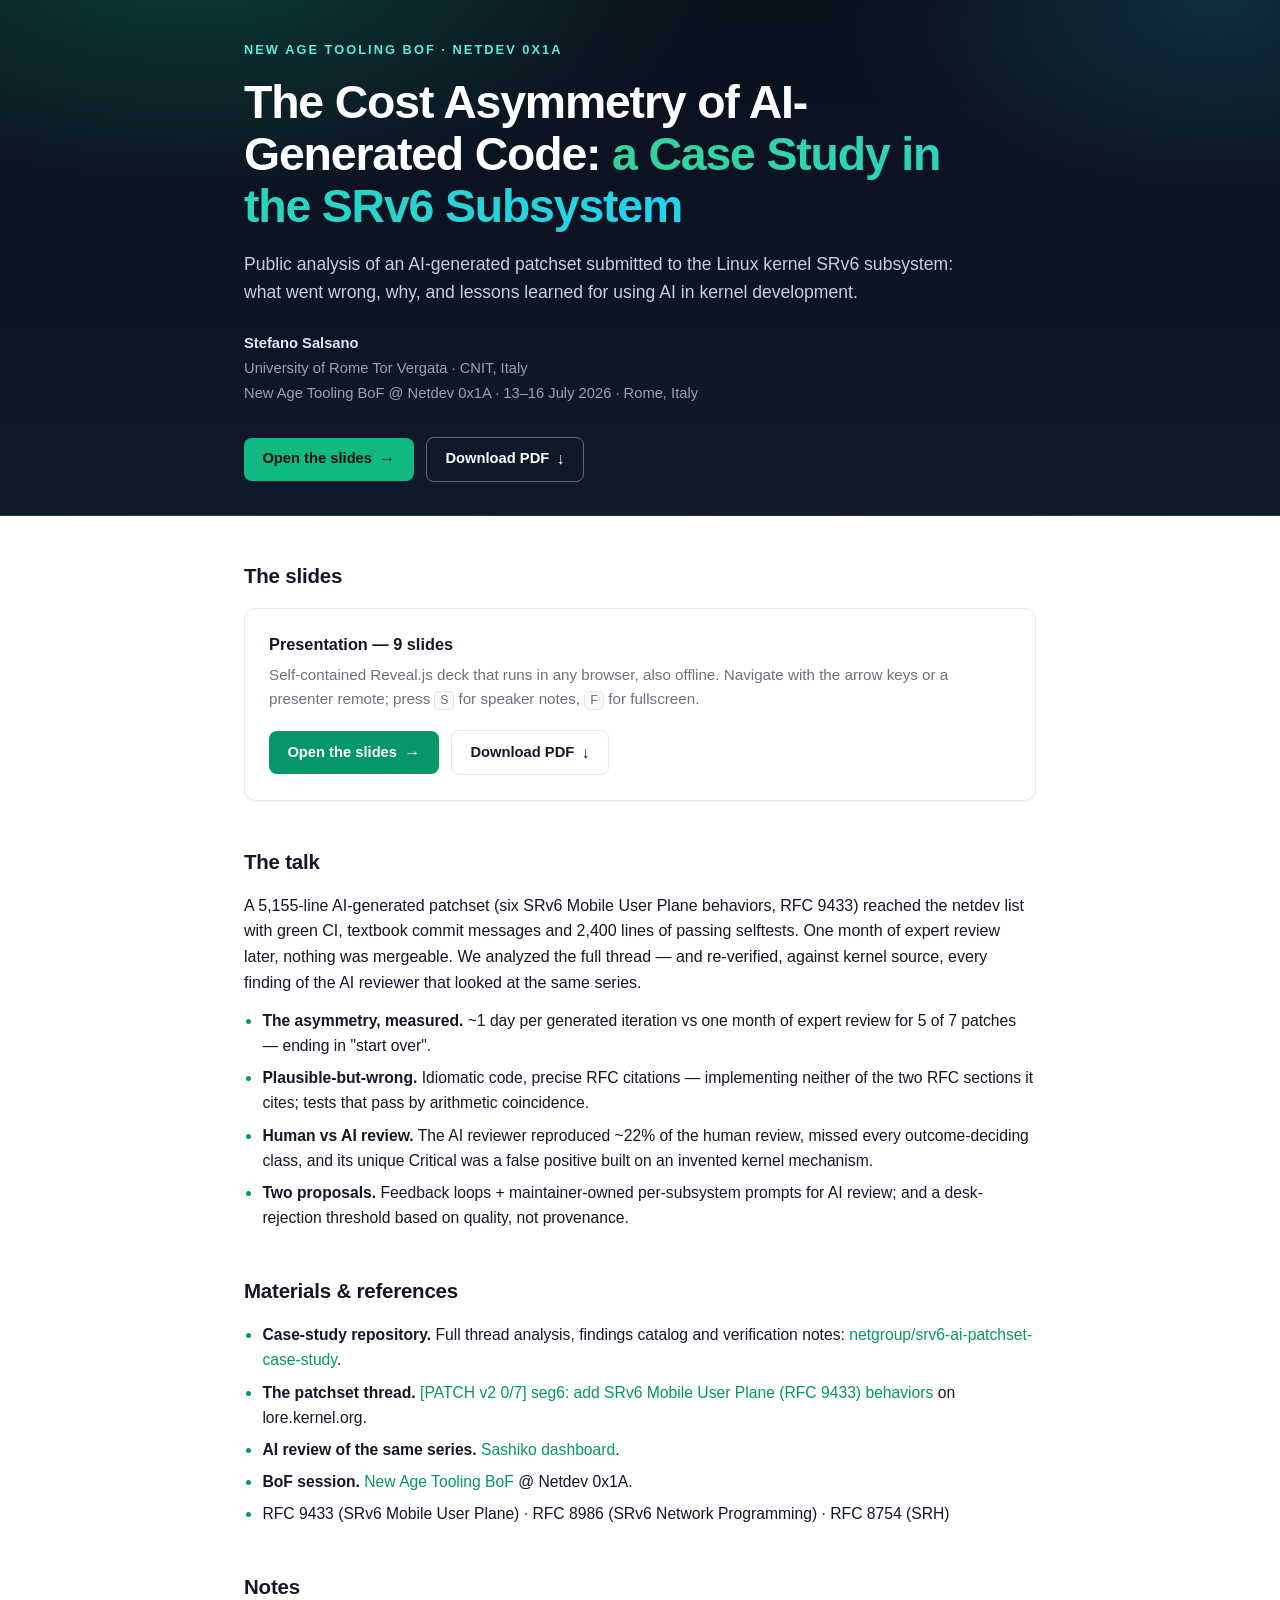
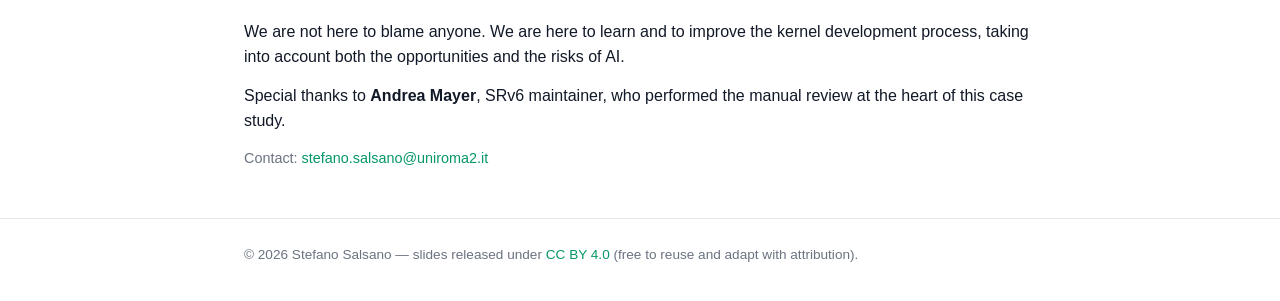
<file: docs/index.html>
<!DOCTYPE html>
<html lang="en">
<head>
<meta charset="utf-8">
<meta name="viewport" content="width=device-width, initial-scale=1">
<title>The Cost Asymmetry of AI-Generated Code — Netdev 0x1A</title>
<meta name="description" content="Slides and materials for the talk 'The Cost Asymmetry of AI-Generated Code: a Case Study in the SRv6 Subsystem' — New Age Tooling BoF @ Netdev 0x1A, Rome 2026.">
<meta property="og:type" content="website">
<meta property="og:title" content="The Cost Asymmetry of AI-Generated Code: a Case Study in the SRv6 Subsystem">
<meta property="og:description" content="Slides and materials for the talk — New Age Tooling BoF @ Netdev 0x1A, Rome 2026.">
<meta property="og:url" content="https://netgroup.github.io/srv6-ai-patchset-case-study/">
<style>
  :root{
    --ink:#111827; --mute:#6b7280; --line:#e5e7eb; --panel:#f9fafb;
    --accent:#059669; --accent-d:#047857; --accent-soft:#e7f6ef; --accent-ink:#065f46;
    --hero-bg1:#0a0f1c; --hero-bg2:#0e1a2b; --hero-mute:#94a3b8; --hero-line:rgba(255,255,255,.1);
  }
  *{box-sizing:border-box; margin:0; padding:0;}
  body{font-family:ui-sans-serif,-apple-system,"Segoe UI",Inter,Roboto,"Helvetica Neue",Arial,sans-serif;
       background:#fff; color:var(--ink); line-height:1.6; -webkit-font-smoothing:antialiased;}
  .wrap{max-width:840px; margin:0 auto; padding:0 1.5rem;}
  a{color:var(--accent); text-decoration:none;}
  a:hover{text-decoration:underline;}
  code{font-family:ui-monospace,Consolas,Menlo,monospace; font-size:.9em; background:var(--panel);
       border:1px solid var(--line); padding:.05em .35em; border-radius:5px;}

  /* ---- dark hero with gradient + glow ---- */
  header{
    color:#fff; padding:2.52rem 0 1.92rem;
    background:
      radial-gradient(900px 420px at 15% -10%, rgba(16,185,129,.28), transparent 60%),
      radial-gradient(700px 380px at 95% 0%, rgba(34,211,238,.16), transparent 55%),
      linear-gradient(180deg, var(--hero-bg1), var(--hero-bg2));
    border-bottom:1px solid var(--hero-line);
  }
  .kicker{font-size:.8rem; font-weight:650; letter-spacing:.16em; text-transform:uppercase;
          color:#5eead4; margin-bottom:1rem;}
  h1{font-size:clamp(2.1rem, 4.6vw, 2.9rem); line-height:1.12; letter-spacing:-.025em;
     font-weight:750; max-width:28ch;}
  h1 .grad{background:linear-gradient(90deg,#34d399,#22d3ee); -webkit-background-clip:text;
           background-clip:text; color:transparent;}
  .sub{font-size:1.1rem; color:#c3d0e2; max-width:74ch; margin-top:1.1rem;}
  .meta{font-size:.92rem; color:var(--hero-mute); margin-top:1.5rem; line-height:1.7;}
  .meta strong{color:#e2e8f0; font-weight:600;}
  .hero-actions{margin-top:1.8rem;}
  .btn{display:inline-flex; align-items:center; gap:.45rem; font-size:.92rem; font-weight:600;
       border-radius:8px; padding:.6rem 1.15rem; margin:.15rem .5rem .15rem 0;
       transition:background .15s ease, border-color .15s ease;}
  .btn.primary{background:#10b981; color:#04120c;}
  .btn.primary:hover{background:#34d399; text-decoration:none;}
  .btn.hero-ghost{border:1px solid rgba(255,255,255,.35); color:#fff; background:transparent;}
  .btn.hero-ghost:hover{border-color:#fff; background:rgba(255,255,255,.06); text-decoration:none;}
  .btn .ico{font-size:1rem; line-height:1;}

  /* ---- light body ---- */
  main{padding-bottom:3rem;}
  section{margin-top:2.8rem;}
  h2{font-size:1.28rem; font-weight:700; letter-spacing:-.01em; margin-bottom:.9rem;}
  p{margin-bottom:.8rem;}
  ul.toc{margin:.4rem 0 .4rem 1.15rem; font-size:.98rem;}
  ul.toc li{margin-bottom:.45rem;}
  ul.toc li::marker{color:var(--accent);}
  .tag{display:inline-block; font-size:.68rem; font-weight:700; letter-spacing:.07em; text-transform:uppercase;
       background:var(--accent-soft); color:var(--accent-ink); padding:.16rem .5rem; border-radius:999px;
       margin-left:.35rem; vertical-align:middle;}
  .card{background:#fff; border:1px solid var(--line); border-radius:12px; padding:1.4rem 1.5rem;
        box-shadow:0 1px 2px rgba(0,0,0,.04); transition:box-shadow .18s ease, transform .18s ease;}
  .card:hover{box-shadow:0 6px 20px rgba(0,0,0,.07); transform:translateY(-1px);}
  .card h3{font-size:1.02rem; font-weight:650; margin-bottom:.35rem;}
  .card p{color:var(--mute); font-size:.95rem; margin-bottom:1rem;}
  .btn.body-primary{background:var(--accent); color:#fff;}
  .btn.body-primary:hover{background:var(--accent-d); text-decoration:none;}
  .btn.ghost{border:1px solid var(--line); color:var(--ink); background:transparent;}
  .btn.ghost:hover{background:var(--panel); text-decoration:none;}

  footer{border-top:1px solid var(--line); padding:1.6rem 0 2.2rem; margin-top:3rem;
         font-size:.85rem; color:var(--mute);}
</style>
</head>
<body>

<header>
  <div class="wrap">
    <div class="kicker">New Age Tooling BoF · Netdev 0x1A</div>
    <h1>The Cost Asymmetry of AI-Generated Code: <span class="grad">a Case Study in the SRv6 Subsystem</span></h1>
    <p class="sub">Public analysis of an AI-generated patchset submitted to the Linux kernel SRv6 subsystem:
       what went wrong, why, and lessons learned for using AI in kernel development.</p>
    <p class="meta"><strong>Stefano Salsano</strong><br>
       University of Rome Tor Vergata · CNIT, Italy<br>
       New Age Tooling BoF @ Netdev 0x1A · 13&ndash;16 July 2026 · Rome, Italy</p>
    <div class="hero-actions">
      <a class="btn primary" href="slides/presentation.html"><span>Open the slides</span><span class="ico">→</span></a>
      <a class="btn hero-ghost" href="slides/srv6-ai-case-study-netdev0x1A.pdf"><span>Download PDF</span><span class="ico">↓</span></a>
    </div>
  </div>
</header>

<main class="wrap">

  <!-- The slides FIRST -->
  <section>
    <h2>The slides</h2>
    <div class="card">
      <h3>Presentation — 9 slides</h3>
      <p>Self-contained Reveal.js deck that runs in any browser, also offline. Navigate with the arrow keys
         or a presenter remote; press <code>S</code> for speaker notes, <code>F</code> for fullscreen.</p>
      <a class="btn body-primary" href="slides/presentation.html"><span>Open the slides</span><span class="ico">→</span></a>
      <a class="btn ghost" href="slides/srv6-ai-case-study-netdev0x1A.pdf"><span>Download PDF</span><span class="ico">↓</span></a>
    </div>
  </section>

  <section>
    <h2>The talk</h2>
    <p>A 5,155-line AI-generated patchset (six SRv6 Mobile User Plane behaviors, RFC 9433) reached the
       netdev list with green CI, textbook commit messages and 2,400 lines of passing selftests. One month
       of expert review later, nothing was mergeable. We analyzed the full thread — and re-verified, against
       kernel source, every finding of the AI reviewer that looked at the same series.</p>
    <ul class="toc">
      <li><strong>The asymmetry, measured.</strong> ~1 day per generated iteration vs one month of expert review for 5 of 7 patches — ending in "start over".</li>
      <li><strong>Plausible-but-wrong.</strong> Idiomatic code, precise RFC citations — implementing neither of the two RFC sections it cites; tests that pass by arithmetic coincidence.</li>
      <li><strong>Human vs AI review.</strong> The AI reviewer reproduced ~22% of the human review, missed every outcome-deciding class, and its unique Critical was a false positive built on an invented kernel mechanism.</li>
      <li><strong>Two proposals.</strong> Feedback loops + maintainer-owned per-subsystem prompts for AI review; and a desk-rejection threshold based on quality, not provenance.</li>
    </ul>
  </section>

  <section>
    <h2>Materials &amp; references</h2>
    <ul class="toc">
      <li><strong>Case-study repository.</strong> Full thread analysis, findings catalog and verification notes:
          <a href="https://github.com/netgroup/srv6-ai-patchset-case-study">netgroup/srv6-ai-patchset-case-study</a>.</li>
      <li><strong>The patchset thread.</strong> <a href="https://lore.kernel.org/netdev/20260505-seg6-mobile-v2-0-9e8022bdfdb6@gmail.com/">[PATCH v2 0/7] seg6: add SRv6 Mobile User Plane (RFC 9433) behaviors</a> on lore.kernel.org.</li>
      <li><strong>AI review of the same series.</strong> <a href="https://netdev-ai.bots.linux.dev/sashiko/#/patchset/20260505-seg6-mobile-v2-0-9e8022bdfdb6%40gmail.com">Sashiko dashboard</a>.</li>
      <li><strong>BoF session.</strong> <a href="https://netdevconf.info/0x1A/sessions/bof/new-age-tooling-bof.html">New Age Tooling BoF</a> @ Netdev 0x1A.</li>
      <li>RFC 9433 (SRv6 Mobile User Plane) · RFC 8986 (SRv6 Network Programming) · RFC 8754 (SRH)</li>
    </ul>
  </section>

  <section>
    <h2>Notes</h2>
    <p>We are not here to blame anyone. We are here to learn and to improve the kernel development process,
       taking into account both the opportunities and the risks of AI.</p>
    <p>Special thanks to <strong>Andrea Mayer</strong>, SRv6 maintainer, who performed the manual review at the
       heart of this case study.</p>
    <p style="font-size:.9rem; color:var(--mute);">Contact:
       <a href="mailto:stefano.salsano@uniroma2.it">stefano.salsano@uniroma2.it</a></p>
  </section>

</main>

<footer>
  <div class="wrap">
    © 2026 Stefano Salsano — slides released under
    <a href="https://creativecommons.org/licenses/by/4.0/">CC BY 4.0</a>
    (free to reuse and adapt with attribution).
  </div>
</footer>

</body>
</html>
</file>
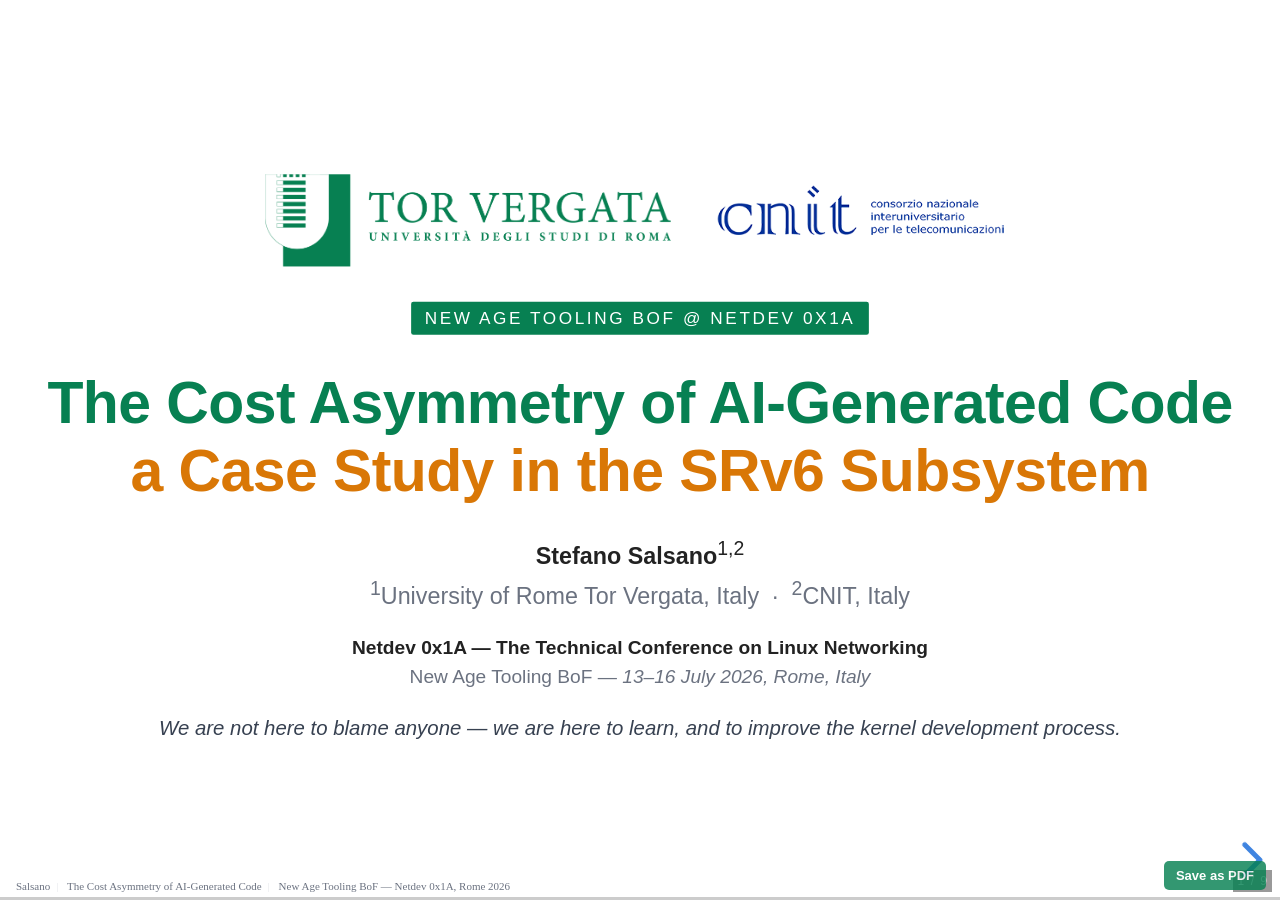
<file: docs/slides/presentation.html>
<!DOCTYPE html>
<html lang="en">
<head>
<meta charset="utf-8">
<meta name="viewport" content="width=device-width, initial-scale=1.0, maximum-scale=1.0, user-scalable=no">
<title>srv6-ai-case-study-netdev0x1A</title>

<link rel="stylesheet" href="assets/reveal/reveal.css">
<link rel="stylesheet" href="assets/reveal/theme/white.css" id="theme">

<style>
  :root {
    --c-primary:   #078052;   /* Tor Vergata green */
    --c-primary-d: #045a3a;
    --c-primary-l: #d1fae5;
    --c-accent:    #d97706;    /* warm orange */
    --c-good:      #047857;
    --c-bad:       #b91c1c;
    --c-muted:     #6b7280;
    --c-soft:      #e5e7eb;
    --c-bg-soft:   #f3f4f6;
  }
  .reveal { font-family: "Segoe UI", "Helvetica Neue", Helvetica, Arial, sans-serif; font-size: 40px; }
  .reveal h1, .reveal h2, .reveal h3, .reveal h4 {
    font-family: "Segoe UI", "Helvetica Neue", Helvetica, Arial, sans-serif;
    color: var(--c-primary); text-transform: none; letter-spacing: -0.01em; }
  .reveal h2 { font-size: 1.5em; margin: 0 0 0.4em; }
  .reveal h3 { font-size: 1.1em; }
  .reveal section { text-align: left; }
  .reveal section.center { text-align: center; }
  .reveal ul, .reveal ol { font-size: 0.78em; line-height: 1.4; margin: 0.3em 0; padding-left: 1.2em; }
  .reveal li { margin: 0.15em 0; }
  .reveal p { font-size: 0.85em; line-height: 1.4; margin: 0.3em 0; }
  .reveal code { font-family: "Consolas","Menlo",monospace; font-size: 0.85em;
                 background: var(--c-bg-soft); padding: 1px 4px; border-radius: 3px; color: #111; }
  .accent { color: var(--c-accent); font-weight: 600; }
  .good { color: var(--c-good); font-weight: 600; }
  .bad  { color: var(--c-bad);  font-weight: 600; }
  .primary { color: var(--c-primary); font-weight: 600; }
  .muted { color: var(--c-muted); }
  .footer { position: fixed; bottom: 8px; left: 16px; font-size: 11px; color: var(--c-muted); z-index: 50; }
  .footer .sep { margin: 0 6px; color: var(--c-soft); }
  #pdfBtn { position: fixed; bottom: 10px; right: 14px; z-index: 60; cursor: pointer;
            font: 600 13px/1 "Segoe UI", Arial, sans-serif; color: #fff; background: var(--c-primary);
            border: none; border-radius: 5px; padding: 8px 12px; opacity: .82; }
  #pdfBtn:hover { opacity: 1; }
  @media print { .footer, #pdfBtn { display: none !important; } }
  .part-banner { display: inline-block; background: var(--c-primary); color: #fff;
    padding: 5px 14px; border-radius: 3px; font-size: 0.5em; letter-spacing: 0.15em;
    text-transform: uppercase; margin-bottom: 0.5em; }
  /* === TITLE SLIDE SCOPED FONT BASE === */
  .reveal .title-slide { font-size: 32px; }
  .title-slide .part-banner { font-size: 0.7em; padding: 7px 18px; margin: 0.6em 0; }
  .title-slide h1 { font-size: 2.4em; line-height: 1.15; margin: 0.4em 0 0.5em; }
  .title-slide .authors { font-size: 0.95em; color: #222; line-height: 1.55; margin: 0.4em 0; }
  .title-slide .venue { font-size: 0.78em; color: var(--c-muted); margin: 1em 0 0.4em; line-height: 1.5; }
  .title-slide .logo-strip { display: flex; justify-content: center; align-items: center; gap: 48px; margin-bottom: 0.4em; }
  .title-slide .logo-strip img { height: 120px; width: auto; }
  .title-slide .disclaimer { font-size: 0.83em; color: #374151; font-style: italic; margin-top: 1.2em; }
  table.cmp { font-size: 0.7em; border-collapse: collapse; margin: 0.4em auto; width: 100%; }
  table.cmp th, table.cmp td { border: 1px solid var(--c-soft); padding: 6px 9px; vertical-align: top; }
  table.cmp th { background: var(--c-primary); color: #fff; text-align: left; font-weight: 600; }
  table.cmp td.row-label { background: var(--c-bg-soft); font-weight: 600; }
  table.cmp tr.highlight td { background: #fef3c7; }
  .two-col { display: flex; gap: 18px; align-items: flex-start; }
  .two-col > div { flex: 1; }
  .two-col svg.figure { width: 100%; height: auto; max-height: 620px; }
  .reveal section.fill { height: 100%; display: flex; flex-direction: column; justify-content: center; }
  .reveal section.fill > h2 { margin-bottom: 0.6em; }
  .msg-box { border-left: 8px solid var(--c-primary); background: #fafafa; padding: 22px 28px; border-radius: 4px;
    margin: 12px 0; font-size: 0.95em; line-height: 1.4; display: flex; gap: 22px; align-items: center; }
  .msg-box .msg-num { font-size: 1.6em; font-weight: 800; color: var(--c-primary); line-height: 1; min-width: 1.3em; text-align: center; }
  .msg-box .msg-body strong { color: var(--c-primary); font-size: 1.15em; display: block; margin-bottom: 4px; }
  .msg-box--accent { border-left-color: var(--c-accent); }
  .msg-box--accent .msg-num { color: var(--c-accent); }
  .msg-box--accent .msg-body strong { color: var(--c-accent); }
  .takeaway { background: #fef3c7; border-left: 4px solid var(--c-accent); padding: 9px 13px; font-size: 0.78em;
    margin-top: 0.5em; border-radius: 3px; }
  .takeaway strong { color: var(--c-accent); }
  .box { border: 1px solid var(--c-soft); border-radius: 4px; padding: 18px 22px; font-size: 0.85em; background: #fafafa; }
  svg.figure { display: block; margin: 0 auto; max-width: 100%; height: auto; }
  .reveal section .one-line li { white-space: nowrap; }
  svg text { font-family: "Segoe UI", "Helvetica Neue", Arial, sans-serif; }
</style>
</head>
<body>

<div class="footer">
  <span>Salsano</span><span class="sep">|</span>
  <span>The Cost Asymmetry of AI-Generated Code</span><span class="sep">|</span>
  <span>New Age Tooling BoF — Netdev 0x1A, Rome 2026</span>
</div>

<button id="pdfBtn" title="Open the print-ready layout, then choose Save as PDF (enable Background graphics)" onclick="location.search='print-pdf&autoprint=1'">Save as PDF</button>

<div class="reveal"><div class="slides">

<!-- ===== SLIDE 1: TITLE ===== -->
<section class="title-slide center">
  <div class="logo-strip">
    <img src="assets/tor-vergata-logo.png" alt="University of Rome Tor Vergata">
    <img src="assets/cnit-logo.png" alt="CNIT">
  </div>
  <div><span class="part-banner">New Age Tooling BoF @ Netdev 0x1A</span></div>
  <h1>The Cost Asymmetry of AI-Generated Code<br><span class="accent">a Case Study in the SRv6 Subsystem</span></h1>
  <div class="authors">
    <strong>Stefano Salsano</strong><sup>1,2</sup><br>
    <span class="muted"><sup>1</sup>University of Rome Tor Vergata, Italy &nbsp;&middot;&nbsp; <sup>2</sup>CNIT, Italy</span>
  </div>
  <div class="venue">
    <strong style="color:#222;">Netdev 0x1A &mdash; The Technical Conference on Linux Networking</strong><br>
    New Age Tooling BoF &mdash; <em>13&ndash;16 July 2026, Rome, Italy</em>
  </div>
  <div class="disclaimer">We are not here to blame anyone &mdash; we are here to learn, and to improve the kernel development process.</div>
</section>

<!-- ===== SLIDE 2: THE CASE ===== -->
<section class="fill">
  <h2>The case: one patchset, everything green</h2>
  <div class="two-col">
    <div style="flex: 1.15;">
      <p><strong>[PATCH v2 0/7] seg6: add SRv6 Mobile User Plane (RFC 9433)</strong></p>
      <ul class="one-line">
        <li><strong>6 new behaviors</strong> + documentation, in one series</li>
        <li><strong>5,155 insertions</strong>, 12 files &mdash; seg6_local.c grows 2.7k &rarr; 5k lines</li>
        <li><strong>v1 &rarr; v2 in one day</strong>, CI findings all addressed</li>
        <li><strong>2,402 lines of selftests</strong> (47% of the series) &mdash; all green</li>
        <li>Textbook commit messages, precise RFC citations</li>
      </ul>
      <div class="takeaway" style="margin-top: 1.6em;">
        <strong>Takeaway.</strong> Every cheap quality signal looked good. None of them measured correctness.
      </div>
    </div>
    <div style="flex: 0.85;">
      <svg class="figure" viewBox="0 0 560 560" xmlns="http://www.w3.org/2000/svg">
        <g font-size="24">
          <rect x="20" y="10"  width="520" height="58" rx="6" fill="#d1fae5" stroke="#078052" stroke-width="2"/>
          <text x="40" y="47" font-weight="bold" fill="#045a3a">0/7  cover letter</text>
          <rect x="20" y="80"  width="520" height="58" rx="6" fill="#f3f4f6" stroke="#6b7280"/>
          <text x="40" y="117">1/7  End.MAP <tspan fill="#6b7280">(+191)</tspan></text>
          <rect x="20" y="150" width="520" height="58" rx="6" fill="#f3f4f6" stroke="#6b7280"/>
          <text x="40" y="187">2/7  End.M.GTP4.E <tspan fill="#6b7280">(+1,232)</tspan></text>
          <rect x="20" y="220" width="520" height="58" rx="6" fill="#f3f4f6" stroke="#6b7280"/>
          <text x="40" y="257">3/7  End.M.GTP6.E <tspan fill="#6b7280">(+717)</tspan></text>
          <rect x="20" y="290" width="520" height="58" rx="6" fill="#f3f4f6" stroke="#6b7280"/>
          <text x="40" y="327">4/7  End.M.GTP6.D <tspan fill="#6b7280">(+1,013)</tspan></text>
          <rect x="20" y="360" width="520" height="58" rx="6" fill="#f3f4f6" stroke="#6b7280"/>
          <text x="40" y="397">5/7  End.M.GTP6.D.Di <tspan fill="#6b7280">(+652)</tspan></text>
          <rect x="20" y="430" width="520" height="58" rx="6" fill="#f3f4f6" stroke="#6b7280"/>
          <text x="40" y="467">6/7  H.M.GTP4.D</text>
          <rect x="20" y="500" width="520" height="58" rx="6" fill="#f3f4f6" stroke="#6b7280"/>
          <text x="40" y="537">7/7  Documentation</text>
        </g>
      </svg>
    </div>
  </div>
</section>

<!-- ===== SLIDE 3: THE ASYMMETRY, MEASURED ===== -->
<section class="fill">
  <h2>The asymmetry, measured in the wild</h2>
  <div class="msg-box">
    <div class="msg-num">1</div>
    <div class="msg-body"><strong>Generation: ~1 day per iteration.</strong> 5,155 lines, six behaviors; v1 on May 4, v2 on May 5.</div>
  </div>
  <div class="msg-box">
    <div class="msg-num">2</div>
    <div class="msg-body"><strong>Expert review: one month.</strong> 8 emails, ~40 findings (May 8 &ndash; June 8) &mdash; and it covered only 5 of 7 patches.</div>
  </div>
  <div class="msg-box msg-box--accent">
    <div class="msg-num">3</div>
    <div class="msg-body"><strong>Outcome: start over.</strong> Nothing merged; full rework agreed &mdash; and the maintainer walked away with <em>more</em> work (two prep workstreams).</div>
  </div>
  <div class="takeaway" style="margin-top: 1.2em;">
    <strong>Takeaway.</strong> A 1 : 5&ndash;10 generation-to-review cost ratio is not a thought experiment &mdash; this thread measured it.
  </div>
</section>

<!-- ===== SLIDE 4: ANATOMY OF THE FINDINGS ===== -->
<section class="fill">
  <h2>Anatomy of ~40 review findings</h2>
  <table class="cmp">
    <thead><tr><th style="width:24%;">Class</th><th style="width:48%;">What we found</th><th>Why it hurts</th></tr></thead>
    <tbody>
      <tr class="highlight"><td class="row-label">Spec conformance</td><td>Patch 4 implements <strong>neither</strong> RFC 9433 &sect;6.3 <strong>nor</strong> &sect;6.4; RFC 6040 mis-cited</td><td><span class="bad">Fatal, invisible to CI</span></td></tr>
      <tr><td class="row-label">Security / validation</td><td>Malformed SRH accepted as absent &rarr; HMAC bypass; HMAC invalid by construction</td><td><span class="bad">Silent</span></td></tr>
      <tr><td class="row-label">UAPI design</td><td>Required-but-unused attributes; NH6 / SRH / OIF semantics overloaded</td><td><span class="bad">Irreversible once merged</span></td></tr>
      <tr><td class="row-label">Data path &amp; structure</td><td>GSO broken, stale checksums, unchecked fragments; &times;5 duplicated logic</td><td>Bugs hide in the copies</td></tr>
    </tbody>
  </table>
  <div class="takeaway" style="margin-top: 1.6em;">
    <strong>Takeaway.</strong> The most damaging classes &mdash; spec, security, UAPI &mdash; are exactly the ones no automated pipeline caught.
  </div>
</section>

<!-- ===== SLIDE 5: THE CHECKSUM COINCIDENCE ===== -->
<section class="fill">
  <h2>The selftest that passed by coincidence</h2>
  <div class="msg-box">
    <div class="msg-num">1</div>
    <div class="msg-body"><strong>The bug.</strong> End.MAP rewrites the IPv6 DA &mdash; the ICMPv6 checksum covers the DA, so it must be updated. It isn't.</div>
  </div>
  <div class="msg-box">
    <div class="msg-num">2</div>
    <div class="msg-body"><strong>The mystery.</strong> The AI reviewer flagged it &mdash; yet the generated selftest stayed green.</div>
  </div>
  <div class="msg-box msg-box--accent">
    <div class="msg-num">3</div>
    <div class="msg-body"><strong>The resolution.</strong> The two test addresses have equal 16-bit word sums: <code>2001:db8:f::1</code> vs <code>2001:db8:2::e</code> &mdash; <code>0x000f + 0x0001 = 0x0002 + 0x000e</code>. Change one address &rarr; <code>Icmp6InCsumErrors</code>.</div>
  </div>
  <p style="margin-top: 0.8em; font-size: 0.72em;" class="muted"><em>"The AI bot was right, but when I ran the selftest it passed."</em> &mdash; Andrea Mayer, SRv6 maintainer, digging in</p>
  <div class="takeaway">
    <strong>Takeaway.</strong> Generated tests share the generator's blind spots &mdash; green CI &ne; correct.
  </div>
</section>

<!-- ===== SLIDE 6: PLAUSIBLE-BUT-WRONG ===== -->
<section class="fill">
  <h2>"Plausible-but-wrong": the signature failure mode</h2>
  <p><strong>The code looks idiomatic. The prose is precise. The substance is wrong:</strong></p>
  <ul class="one-line">
    <li>Comments cite RFC 9433 <strong>step numbers</strong> &mdash; the code implements <span class="bad">neither &sect;6.3 nor &sect;6.4</span></li>
    <li>Comments describe <strong>code that is not there</strong> (hop-limit decrement, LOCAL_OUT claim)</li>
    <li>RFC 6040 cited <strong>for something it does not cover</strong></li>
    <li>The commit message's own example <strong>never uses a required attribute</strong></li>
    <li>Commit message lists a drop reason <strong>the diff never adds</strong></li>
  </ul>
  <div class="box" style="margin-top: 1.2em; border-left: 6px solid var(--c-bad);">
    <strong class="bad">Punchline.</strong> The AI reviewer scored this very patch cleanest of the series:
    <strong>0 critical &middot; 0 high &middot; 0 medium &middot; 1 low.</strong>
  </div>
  <div class="takeaway" style="margin-top: 1.2em;">
    <strong>Takeaway.</strong> Surface signals of quality are decoupled from correctness &mdash; checking code against the <em>intent</em> of a spec is still human work.
  </div>
</section>

<!-- ===== SLIDE 7: HUMAN VS AI REVIEW ===== -->
<section class="fill">
  <h2>Human vs AI review, on the same patches</h2>
  <p style="font-size:0.7em;" class="muted">Same perimeter (patches 1&ndash;5) &mdash; human reviewer: <strong>Andrea Mayer, SRv6 maintainer</strong> &middot; AI reviewer: Sashiko (Patchwork) &mdash; every finding re-verified against kernel source.</p>
  <table class="cmp">
    <thead><tr><th style="width:30%;"></th><th>Human (5 weeks)</th><th>AI (hours, ~$34 in tokens)</th></tr></thead>
    <tbody>
      <tr class="highlight"><td class="row-label">Outcome-deciding classes<br><span style="font-weight:400; font-size:0.85em;">(spec &middot; UAPI &middot; architecture)</span></td><td><span class="good">all of them</span></td><td><span class="bad">zero</span></td></tr>
      <tr><td class="row-label">Overlap</td><td>~40 findings</td><td>reproduced 9 of them (~22%)</td></tr>
      <tr><td class="row-label">Unique findings</td><td>~31, incl. every blocker</td><td>5 &rarr; <span class="good">2 real but minor</span> + <span class="bad">3 false positives</span></td></tr>
      <tr><td class="row-label">False positives</td><td>0</td><td><span class="bad">3 &mdash; each on an invented kernel mechanism</span>, incl. its only <em>Critical</em></td></tr>
    </tbody>
  </table>
  <p style="font-size:0.7em; margin-top:0.6em;">One human sentence on hop-limit handling (<em>"the forwarding path handles it"</em>) pre-refuted two AI attack scenarios.</p>
  <div class="takeaway">
    <strong>Takeaway.</strong> AI review re-enacts the asymmetry one level up: findings are cheap to generate, expensive to verify &mdash; here, verification <em>debunked more than it confirmed</em>.
  </div>
</section>

<!-- ===== SLIDE 8: LESSONS ===== -->
<section class="fill">
  <h2>Lessons: dos &amp; don'ts</h2>
  <ul class="one-line" style="font-size: 0.85em; line-height: 1.5;">
    <li><strong>Disclose AI use</strong> &mdash; an honesty norm, orthogonal to acceptance</li>
    <li><strong>Small series</strong> &mdash; one behavior per patchset (the End.DT4/DT6/DT46 model)</li>
    <li><strong>UAPI is forever</strong> &mdash; design it by hand, review it first</li>
    <li><strong>Don't trust generated tests</strong> &mdash; they share the generator's blind spots</li>
    <li><strong>AI-review output = claims to verify</strong>, not findings</li>
    <li><strong>Humans keep the merge decision</strong> &mdash; and the spec, UAPI, architecture calls</li>
    <li><strong>Cheap guards work</strong> &mdash; the early RFC-downgrade cost nothing and helped</li>
  </ul>
  <div class="takeaway" style="margin-top: 1.6em;">
    <strong>Takeaway.</strong> The scarce resource is <em>expert maintainer attention</em> &mdash; every rule above exists to protect it.
  </div>
</section>

<!-- ===== SLIDE 9: PROPOSALS + DISCUSSION ===== -->
<section class="fill">
  <h2>Two proposals for this BoF</h2>
  <div class="two-col">
    <div class="box" style="border-left: 6px solid var(--c-primary);">
      <strong class="primary">1. Improve AI review &mdash; the margins are wide</strong>
      <ul style="font-size:0.78em; margin-top:10px;">
        <li><strong>Feedback loop</strong>: track "% wrong" next to "% unique" &mdash; every debunked finding becomes eval signal</li>
        <li><strong>Maintainer-owned, per-subsystem review prompts</strong> &mdash; the mechanism already exists; the contribution pipeline doesn't</li>
      </ul>
    </div>
    <div class="box" style="border-left: 6px solid var(--c-accent);">
      <strong class="accent">2. Desk rejection &mdash; on quality, not provenance</strong>
      <ul style="font-size:0.78em; margin-top:10px;">
        <li>Reject code because it's <strong>badly written</strong>, not because it's AI-written</li>
        <li>Mechanical, provenance-neutral gates: <strong>clone density</strong>, dead-code &amp; cast fingerprints, commit-msg &harr; diff consistency</li>
        <li>Below the bar: <strong>reject wholesale</strong>, return the cost to the sender</li>
      </ul>
    </div>
  </div>
  <div class="takeaway" style="margin-top: 1.4em;">
    <strong>Take-home.</strong> Price the review <em>before</em> it starts &mdash; no AI-detector arms race needed.
  </div>
  <p style="text-align:center; margin-top:1.0em; font-size:0.72em;">Special thanks to <strong class="primary">Andrea Mayer</strong>, SRv6 maintainer, who performed the manual review at the heart of this case study.</p>
  <p style="text-align:center; margin-top:0.6em; font-size:1.0em;"><span class="primary"><strong>Thank you.</strong></span> &nbsp; Discussion: who defines the bar &mdash; CI, Patchwork, MAINTAINERS?</p>
  <p style="text-align:center; font-size:0.55em; color:var(--c-muted); margin-top:0.2em;"><code>stefano.salsano@uniroma2.it</code></p>
</section>



</div></div>

<script src="assets/reveal/reveal.js"></script>
<script src="assets/reveal/plugin/notes/notes.js"></script>
<script>
  Reveal.initialize({
    hash: true, slideNumber: 'c/t', transition: 'slide',
    width: 1600, height: 900, margin: 0.04, minScale: 0.2, maxScale: 2.0,
    plugins: [ RevealNotes ]
  }).then(function () {
    if (/autoprint/.test(location.search)) { setTimeout(function () { window.print(); }, 1500); }
  });
</script>
</body>
</html>
</file>
<file: docs/slides/assets/reveal/theme/white.css>
/**
 * White theme for reveal.js. This is the opposite of the 'black' theme.
 *
 * By Hakim El Hattab, http://hakim.se
 */
section.has-dark-background, section.has-dark-background h1, section.has-dark-background h2, section.has-dark-background h3, section.has-dark-background h4, section.has-dark-background h5, section.has-dark-background h6 {
  color: #fff;
}

/*********************************************
 * GLOBAL STYLES
 *********************************************/
:root {
  --r-background-color: #fff;
  --r-main-font: Source Sans Pro, Helvetica, sans-serif;
  --r-main-font-size: 42px;
  --r-main-color: #222;
  --r-block-margin: 20px;
  --r-heading-margin: 0 0 20px 0;
  --r-heading-font: Source Sans Pro, Helvetica, sans-serif;
  --r-heading-color: #222;
  --r-heading-line-height: 1.2;
  --r-heading-letter-spacing: normal;
  --r-heading-text-transform: uppercase;
  --r-heading-text-shadow: none;
  --r-heading-font-weight: 600;
  --r-heading1-text-shadow: none;
  --r-heading1-size: 2.5em;
  --r-heading2-size: 1.6em;
  --r-heading3-size: 1.3em;
  --r-heading4-size: 1em;
  --r-code-font: monospace;
  --r-link-color: #2a76dd;
  --r-link-color-dark: #1a53a1;
  --r-link-color-hover: #6ca0e8;
  --r-selection-background-color: #98bdef;
  --r-selection-color: #fff;
  --r-overlay-element-bg-color: 0, 0, 0;
  --r-overlay-element-fg-color: 240, 240, 240;
}

.reveal-viewport {
  background: #fff;
  background-color: var(--r-background-color);
}

.reveal {
  font-family: var(--r-main-font);
  font-size: var(--r-main-font-size);
  font-weight: normal;
  color: var(--r-main-color);
}

.reveal ::selection {
  color: var(--r-selection-color);
  background: var(--r-selection-background-color);
  text-shadow: none;
}

.reveal ::-moz-selection {
  color: var(--r-selection-color);
  background: var(--r-selection-background-color);
  text-shadow: none;
}

.reveal .slides section,
.reveal .slides section > section {
  line-height: 1.3;
  font-weight: inherit;
}

/*********************************************
 * HEADERS
 *********************************************/
.reveal h1,
.reveal h2,
.reveal h3,
.reveal h4,
.reveal h5,
.reveal h6 {
  margin: var(--r-heading-margin);
  color: var(--r-heading-color);
  font-family: var(--r-heading-font);
  font-weight: var(--r-heading-font-weight);
  line-height: var(--r-heading-line-height);
  letter-spacing: var(--r-heading-letter-spacing);
  text-transform: var(--r-heading-text-transform);
  text-shadow: var(--r-heading-text-shadow);
  word-wrap: break-word;
}

.reveal h1 {
  font-size: var(--r-heading1-size);
}

.reveal h2 {
  font-size: var(--r-heading2-size);
}

.reveal h3 {
  font-size: var(--r-heading3-size);
}

.reveal h4 {
  font-size: var(--r-heading4-size);
}

.reveal h1 {
  text-shadow: var(--r-heading1-text-shadow);
}

/*********************************************
 * OTHER
 *********************************************/
.reveal p {
  margin: var(--r-block-margin) 0;
  line-height: 1.3;
}

/* Remove trailing margins after titles */
.reveal h1:last-child,
.reveal h2:last-child,
.reveal h3:last-child,
.reveal h4:last-child,
.reveal h5:last-child,
.reveal h6:last-child {
  margin-bottom: 0;
}

/* Ensure certain elements are never larger than the slide itself */
.reveal img,
.reveal video,
.reveal iframe {
  max-width: 95%;
  max-height: 95%;
}

.reveal strong,
.reveal b {
  font-weight: bold;
}

.reveal em {
  font-style: italic;
}

.reveal ol,
.reveal dl,
.reveal ul {
  display: inline-block;
  text-align: left;
  margin: 0 0 0 1em;
}

.reveal ol {
  list-style-type: decimal;
}

.reveal ul {
  list-style-type: disc;
}

.reveal ul ul {
  list-style-type: square;
}

.reveal ul ul ul {
  list-style-type: circle;
}

.reveal ul ul,
.reveal ul ol,
.reveal ol ol,
.reveal ol ul {
  display: block;
  margin-left: 40px;
}

.reveal dt {
  font-weight: bold;
}

.reveal dd {
  margin-left: 40px;
}

.reveal blockquote {
  display: block;
  position: relative;
  width: 70%;
  margin: var(--r-block-margin) auto;
  padding: 5px;
  font-style: italic;
  background: rgba(255, 255, 255, 0.05);
  box-shadow: 0px 0px 2px rgba(0, 0, 0, 0.2);
}

.reveal blockquote p:first-child,
.reveal blockquote p:last-child {
  display: inline-block;
}

.reveal q {
  font-style: italic;
}

.reveal pre {
  display: block;
  position: relative;
  width: 90%;
  margin: var(--r-block-margin) auto;
  text-align: left;
  font-size: 0.55em;
  font-family: var(--r-code-font);
  line-height: 1.2em;
  word-wrap: break-word;
  box-shadow: 0px 5px 15px rgba(0, 0, 0, 0.15);
}

.reveal code {
  font-family: var(--r-code-font);
  text-transform: none;
  tab-size: 2;
}

.reveal pre code {
  display: block;
  padding: 5px;
  overflow: auto;
  max-height: 400px;
  word-wrap: normal;
}

.reveal .code-wrapper {
  white-space: normal;
}

.reveal .code-wrapper code {
  white-space: pre;
}

.reveal table {
  margin: auto;
  border-collapse: collapse;
  border-spacing: 0;
}

.reveal table th {
  font-weight: bold;
}

.reveal table th,
.reveal table td {
  text-align: left;
  padding: 0.2em 0.5em 0.2em 0.5em;
  border-bottom: 1px solid;
}

.reveal table th[align=center],
.reveal table td[align=center] {
  text-align: center;
}

.reveal table th[align=right],
.reveal table td[align=right] {
  text-align: right;
}

.reveal table tbody tr:last-child th,
.reveal table tbody tr:last-child td {
  border-bottom: none;
}

.reveal sup {
  vertical-align: super;
  font-size: smaller;
}

.reveal sub {
  vertical-align: sub;
  font-size: smaller;
}

.reveal small {
  display: inline-block;
  font-size: 0.6em;
  line-height: 1.2em;
  vertical-align: top;
}

.reveal small * {
  vertical-align: top;
}

.reveal img {
  margin: var(--r-block-margin) 0;
}

/*********************************************
 * LINKS
 *********************************************/
.reveal a {
  color: var(--r-link-color);
  text-decoration: none;
  transition: color 0.15s ease;
}

.reveal a:hover {
  color: var(--r-link-color-hover);
  text-shadow: none;
  border: none;
}

.reveal .roll span:after {
  color: #fff;
  background: var(--r-link-color-dark);
}

/*********************************************
 * Frame helper
 *********************************************/
.reveal .r-frame {
  border: 4px solid var(--r-main-color);
  box-shadow: 0 0 10px rgba(0, 0, 0, 0.15);
}

.reveal a .r-frame {
  transition: all 0.15s linear;
}

.reveal a:hover .r-frame {
  border-color: var(--r-link-color);
  box-shadow: 0 0 20px rgba(0, 0, 0, 0.55);
}

/*********************************************
 * NAVIGATION CONTROLS
 *********************************************/
.reveal .controls {
  color: var(--r-link-color);
}

/*********************************************
 * PROGRESS BAR
 *********************************************/
.reveal .progress {
  background: rgba(0, 0, 0, 0.2);
  color: var(--r-link-color);
}

/*********************************************
 * PRINT BACKGROUND
 *********************************************/
@media print {
  .backgrounds {
    background-color: var(--r-background-color);
  }
}
</file>
